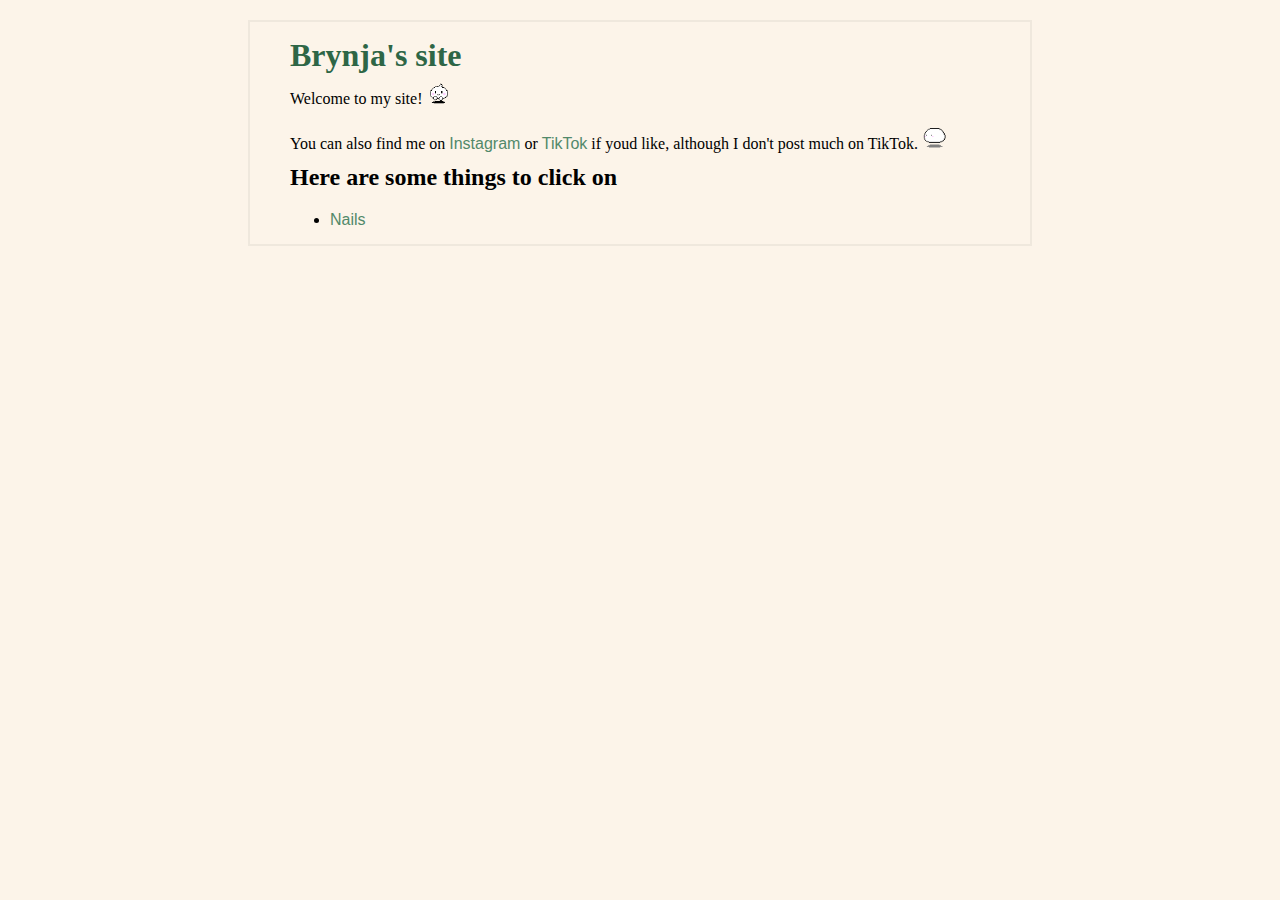
<file: index.html>
<!DOCTYPE html>
<html lang="en">
<head>
    <meta charset="UTF-8">
    <meta name="viewport" content="width=!, initial-scale=1.0">
    <title>Brynja</title>
    <link rel="stylesheet" href="style.css">
</head>
<body>
    <div class="container">

        <h1>Brynja's site</h1>

        <p>Welcome to my site! <img class="icon" src="media/highfive_tama.gif"></p>
        <p>You can also find me on <a href="https://www.instagram.com/brynjahaven/">Instagram</a> or <a href="https://www.tiktok.com/@brynja.haven">TikTok</a> if youd like, although I don't post much on TikTok.<img class="icon" src=media/rotating_tama.gif></p>
       
        <h2>Here are some things to click on</h2>
        <ul>
         <li><a href="/nails/">Nails</a></li>
        </ul>
    </div>
</body>
</html>
</file>
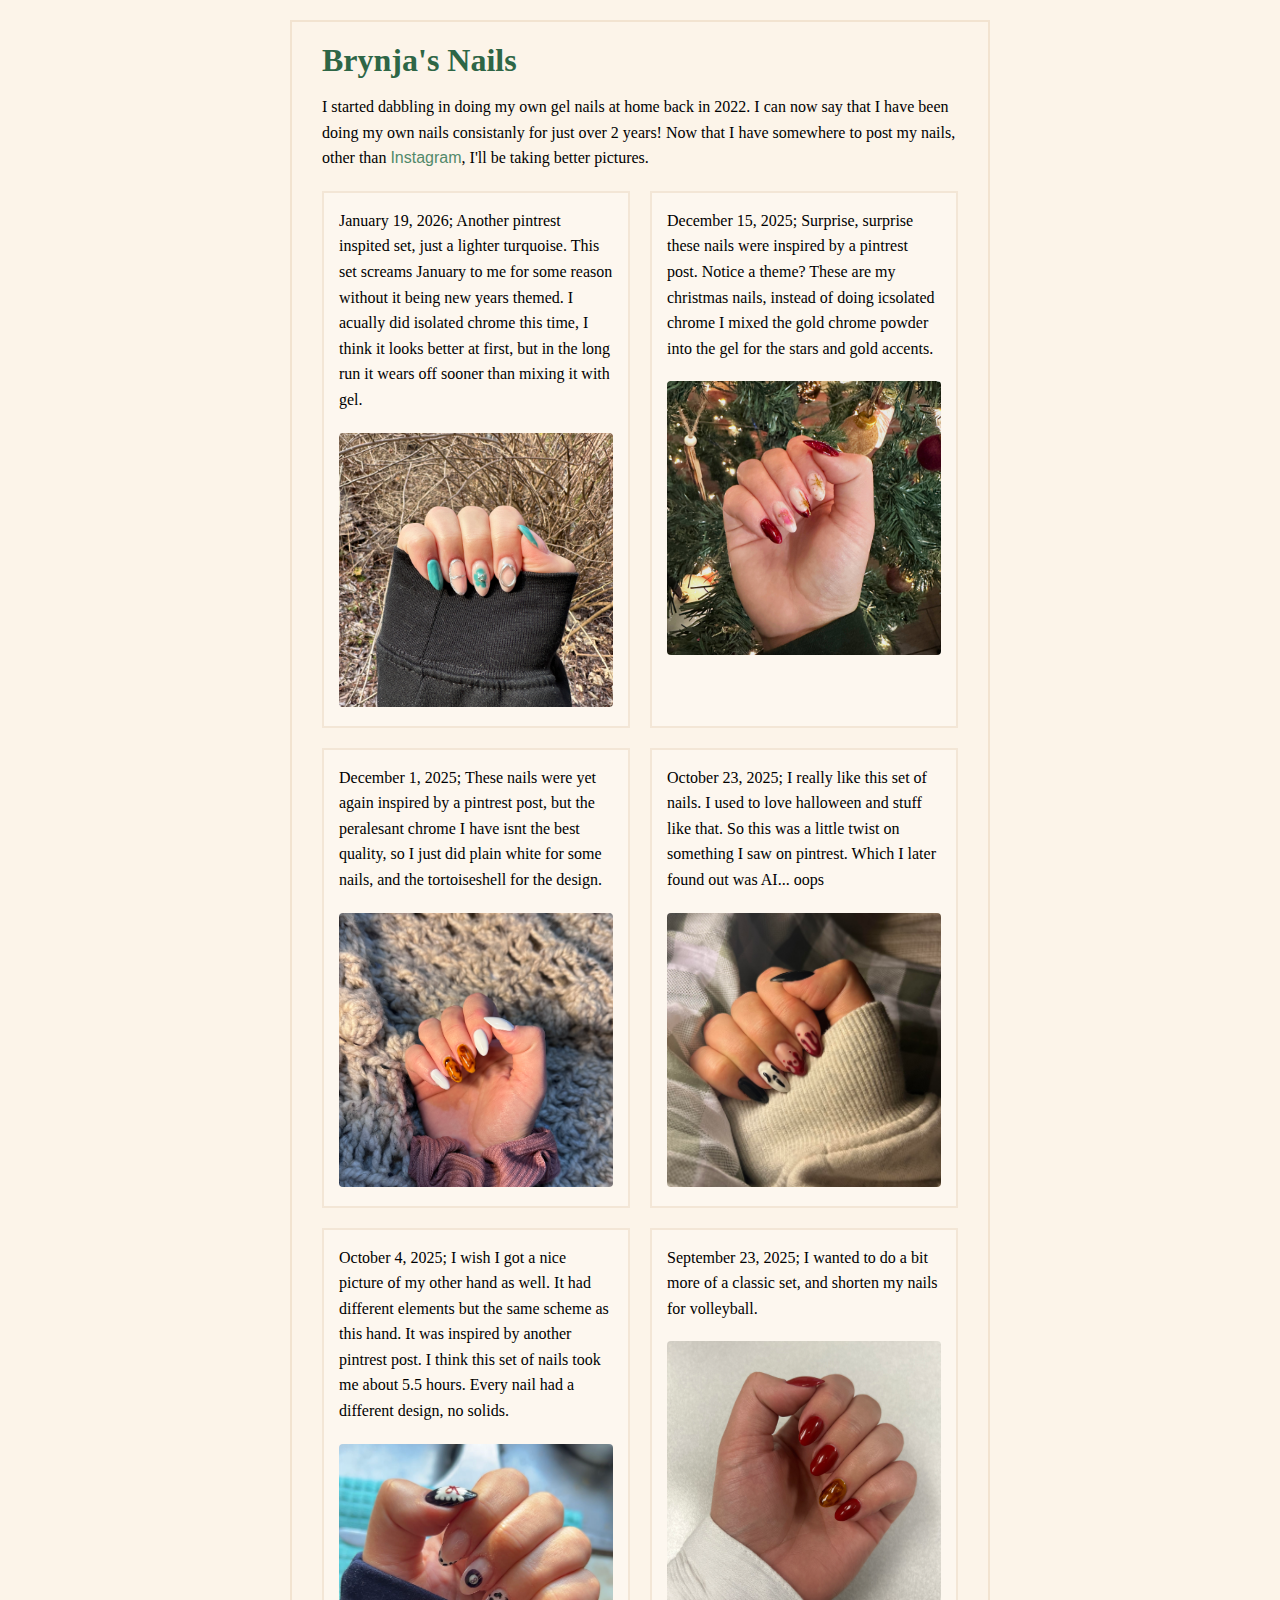
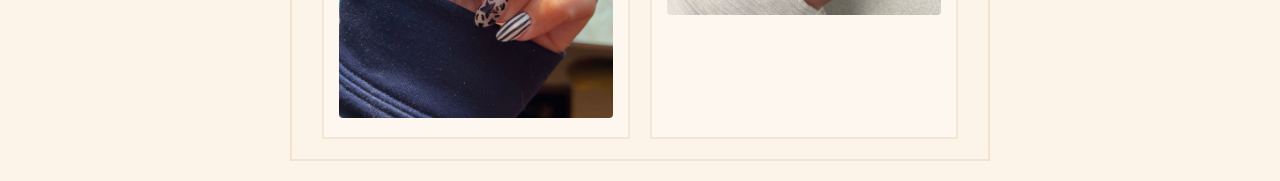
<file: nails/index.html>
<!DOCTYPE html>
<html lang="en">
<head>
    <meta charset="UTF-8">
    <meta name="viewport" content="width=device-width, initial-scale=1.0">
    <title>Nails</title>
    <link rel="stylesheet" href="../global.css">
    <link rel="stylesheet" href="style.css">
</head>
<body>
    <div class="container">
       
            <h1>Brynja's Nails</h1>
                <p>I started dabbling in doing my own gel nails at home back in 2022. I can now say that I have been doing my own nails consistanly for just over 2 years! Now that I have somewhere to post my nails, other than <a href="https://www.instagram.com/b_haven_nails/">Instagram</a>, I'll be taking better pictures. </p>

                <div class="nails">
                    <div class="nailbox">
                        <p>January 19, 2026; Another pintrest inspited set, just a lighter turquoise. This set screams January to me for some reason without it being new years themed. I acually did isolated chrome this time, I think it looks better at first, but in the long run it wears off sooner than mixing it with gel.</p>
                            <img class="nailpics" src="../media/jan19_nails_2026.jpg">
                    </div>
                    <div class="nailbox">
                        <p>December 15, 2025; Surprise, surprise these nails were inspired by a pintrest post. Notice a theme? These are my christmas nails, instead of doing icsolated chrome I mixed the gold chrome powder into the gel for the stars and gold accents.</p>
                            <img class="nailpics" src="../media/christmas_nails_2025.JPG">
                    </div>
                    <div class="nailbox">
                        <p>December 1, 2025; These nails were yet again inspired by a pintrest post, but the peralesant chrome I have isnt the best quality, so I just did plain white for some nails, and the tortoiseshell for the design.</p>
                        <img class="nailpics" src="../media/dec1_2025_nails.jpg">
                    </div>

                    <div class="nailbox">
                        <p>October 23, 2025; I really like this set of nails. I used to love halloween and stuff like that. So this was a little twist on something I saw on pintrest. Which I later found out was AI... oops</p>
                        <img class="nailpics" src="../media/halloween_nails_2025.jpg">
                    </div>

                    <div class="nailbox">
                        <p>October 4, 2025; I wish I got a nice picture of my other hand as well. It had different elements but the same scheme as this hand. It was inspired by another pintrest post. I think this set of nails took me about 5.5 hours. Every nail had a different design, no solids.</p>
                        <img class="nailpics" src="../media/oct4_nails_2025.jpg">
                    </div>

                    <div class="nailbox">
                        <p>September 23, 2025; I wanted to do a bit more of a classic set, and shorten my nails for volleyball.</p>
                        <img class="nailpics" src="../media/sept23_nails_2025.jpeg">
                    </div>
            </div>
    </div>
</body>
</html>
</file>
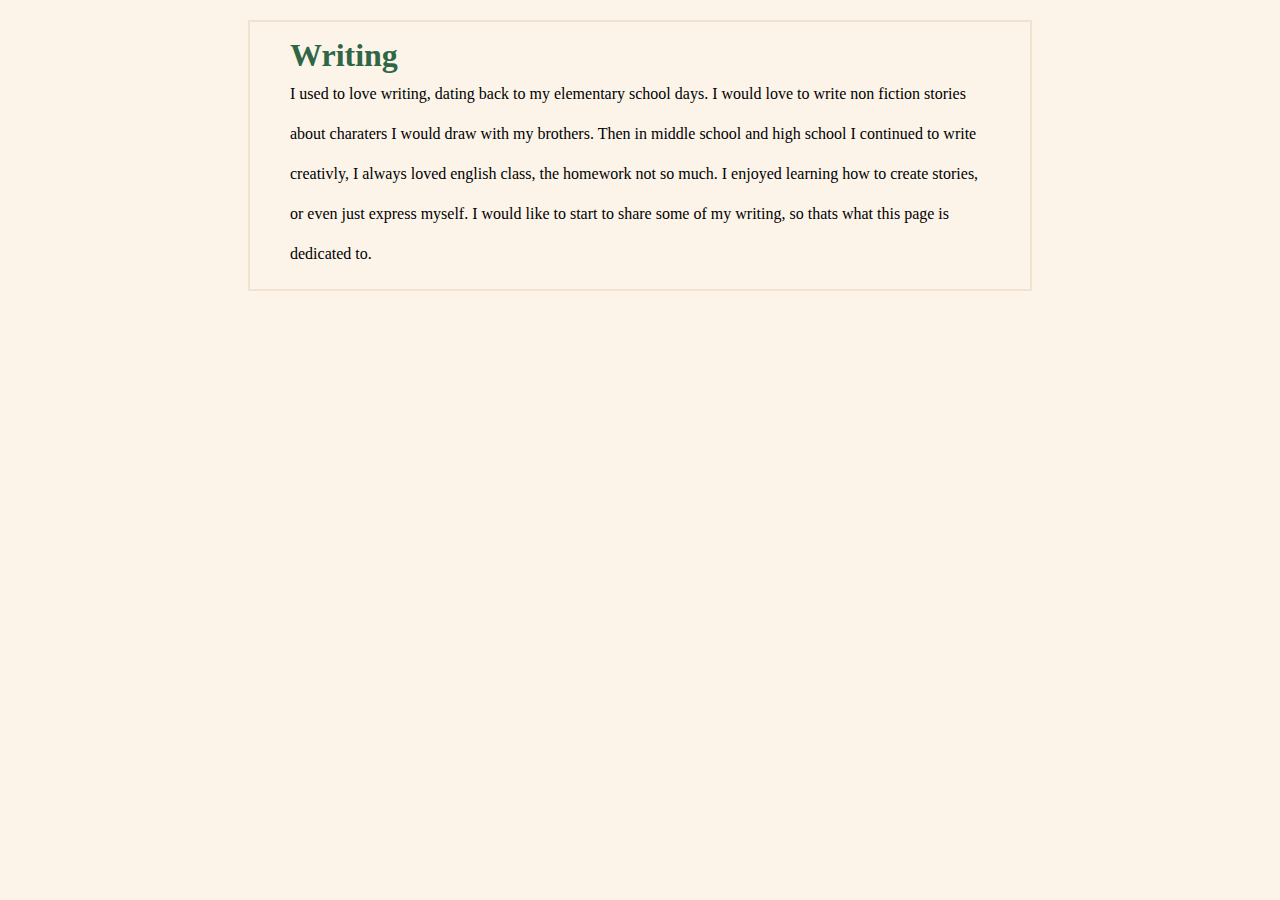
<file: writing/index.html>
<!DOCTYPE html>
<html lang="en">
<head>
    <link rel="stylesheet" href="style.css">
    <meta charset="UTF-8">
    <meta name="viewport" content="width=device-width, initial-scale=1.0">
    <title>Writing</title>
</head>
<body>
    <body>
    <div class="container">

        <h1>Writing</h1>

        <p>I used to love writing, dating back to my elementary school days. I would love to write non fiction stories about charaters I would draw with my brothers. Then in middle school and high school I continued to write creativly, I always loved english class, the homework not so much. I enjoyed learning how to create stories, or even just express myself. I would like to start to share some of my writing, so thats what this page is dedicated to.</p>
    </div>
</body>
</body>
</html>
</file>
<file: style.css>
*{margin: 0;}
body{
    background: #fcf4e9;
}

h1{
    color: #2e6646;
}

h1:hover{
    transform:rotate(-2deg);
    transition:1s;
}

h2{
margin-bottom:20px;
}

p{
    line-height: 40px;
}

a{
    color:#52896a;
    font-family: Arial, Helvetica, sans-serif;
    text-decoration: none;
}

a:hover{
    color: rgb(174, 104, 33);
    transition:1s;
    font-size: 14pt;
    text-decoration: underline;
}

.container{
    width: 700px;
    padding: 15px 40px;
    margin: 20px auto;
    border: solid #efe8dd 2px;
}

.icon{
    height: 30px;
    display:inline;
    margin: 0 0.125em;
    padding: 0;
    vertical-align: baseline;
}
</file>
<file: global.css>
* {
    margin: 0;
    box-sizing: border-box;
}

body {
    background: #fcf4e9;
}

h1 {
    color: #2e6646;
    margin-bottom: 15px;
}

h1:hover {
    transform: rotate(1deg);
    transition: 1s;
}

h2 {
    margin-bottom: 20px;
    color: #2e6646;
}

p {
    line-height: 1.6;
    margin-bottom: 10px;
}

a {
    color: #52896a;
    font-family: Arial, Helvetica, sans-serif;
    text-decoration: none;
}

a:hover {
    color: rgb(174, 104, 33);
    transition: 1s;
    text-decoration: underline;
}

.container {
    width: 90%;
    max-width: 700px;
    padding: 20px 30px;
    margin: 20px auto;
    border: solid rgba(174, 103, 33, 0.121) 2px;
}

.icon {
    height: 30px;
    display: inline;
    margin: 0 0.125em;
    padding: 0;
    vertical-align: baseline;
}

/* Mobile responsive styles */
@media (max-width: 768px) {
    .container {
        width: 95%;
        padding: 15px 20px;
        margin: 10px auto;
    }

    h1 {
        font-size: 1.5em;
    }

    h2 {
        font-size: 1.2em;
    }

    p {
        font-size: 0.95em;
    }

    a:hover {
        font-size: 0.95em;
    }

    .icon {
        height: 25px;
    }
}
</file>
<file: nails/style.css>
/* Nail gallery specific styles */

.nails {
    display: flex;
    flex-wrap: wrap;
    gap: 20px;
    margin-top: 20px;
}

.nailbox {
    flex: 1 1 calc(50% - 20px);
    min-width: 280px;
    padding: 15px;
    border: solid rgba(174, 103, 33, 0.121) 2px;
    background: rgba(255, 255, 255, 0.3);
    transition: transform 0.3s ease, box-shadow 0.3s ease;
}

.nailbox:hover {
    transform: translateY(-5px);
    box-shadow: 0 4px 8px rgba(174, 103, 33, 0.2);
}

.nailpics {
    width: 100%;
    height: auto;
    max-height: 350px;
    object-fit: cover;
    border-radius: 4px;
    margin-top: 10px;
}

/* Mobile responsive styles for nails */
@media (max-width: 768px) {
    .nails {
        gap: 15px;
    }

    .nailbox {
        flex: 1 1 100%;
        min-width: unset;
        padding: 12px;
    }

    .nailpics {
        max-height: 300px;
    }
}
</file>
<file: writing/style.css>
*{margin: 0;}
body{
    background: #fcf4e9;
}

h1{
    color: #2e6646;
}

h1:hover{
    transform:rotate(2deg);
    transition:1s;
}

h2{
margin-bottom:20px;
color: #2e6646;
}

p{
    line-height: 40px;
}

a{
    color:#52896a;
    font-family: Arial, Helvetica, sans-serif;
    text-decoration: none;
}

a:hover{
    color: rgb(174, 104, 33);
    transition:1s;
    font-size: 14pt;
    text-decoration: underline;
}

.container{
    width: 700px;
    padding: 15px 40px;
    margin: 20px auto;
    border: solid rgba(174, 103, 33, 0.121) 2px;
}

.icon{
    height: 30px;
    display:inline;
    margin: 0 0.125em;
    padding: 0;
    vertical-align: baseline;
}
</file>
